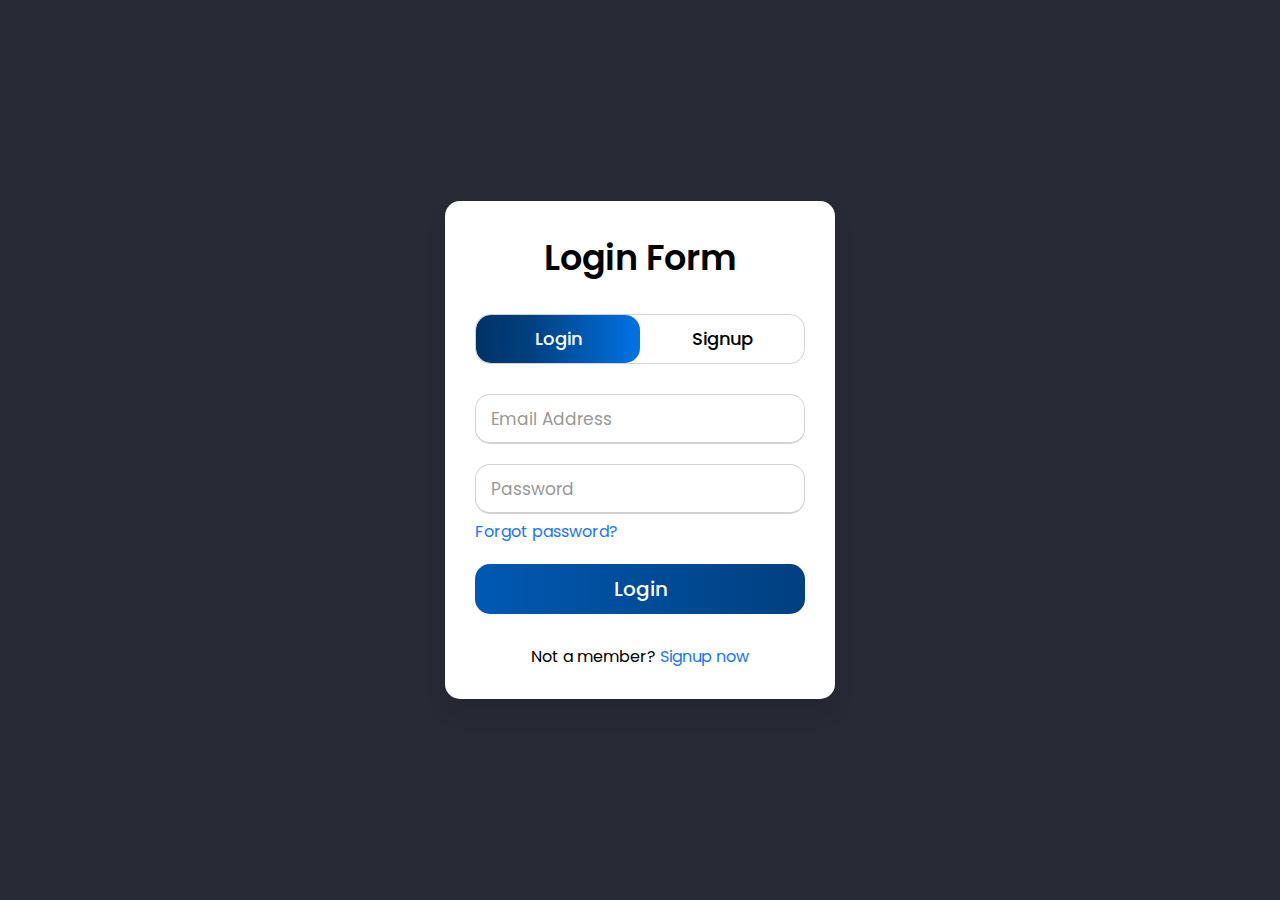
<file: login_form/login.html>
<!DOCTYPE html>
<html lang="en" >
<head>
  <meta charset="UTF-8">
  <title>Login Form</title>
  <link rel="stylesheet" href="login_style.css">

</head>
<body>
<div class="wrapper">
  <div class="title-text">
    <div class="title login">Login Form</div>
    <div class="title signup">Signup Form</div>
  </div>
  <div class="form-container">
    <div class="slide-controls">
      <input type="radio" name="slide" id="login" checked>
      <input type="radio" name="slide" id="signup">
      <label for="login" class="slide login">Login</label>
      <label for="signup" class="slide signup">Signup</label>
      <div class="slider-tab"></div>
    </div>
    <div class="form-inner">
      <form action="../index.html" class="login">
        <div class="field">
          <input type="text" placeholder="Email Address" required>
        </div>
        <div class="field">
          <input type="password" placeholder="Password" required>
        </div>
        <div class="pass-link"><a href="#">Forgot password?</a></div>
        <div class="field btn">
          <div class="btn-layer"></div>
          <input type="submit" value="Login">
        </div>
        <div class="signup-link">Not a member? <a href="#">Signup now</a></div>
      </form>
      <form action="../index.html" class="signup">
        <div class="field">
          <input type="text" placeholder="Email Address" required>
        </div>
        <div class="field">
          <input type="password" placeholder="Password" required>
        </div>
        <div class="field">
          <input type="password" placeholder="Confirm password" required>
        </div>
        <div class="field btn">
          <div class="btn-layer"></div>
          <input type="submit" value="Signup">
        </div>
      </form>
    </div>
  </div>
</div>
  <script  src="login_script.js"></script>

</body>
</html>
</file>
<file: login_form/login_style.css>
@import url("https://fonts.googleapis.com/css?family=Poppins:400,500,600,700&display=swap");
* {
  margin: 0;
  padding: 0;
  box-sizing: border-box;
  font-family: "Poppins", sans-serif;
}
html,
body {
  display: grid;
  height: 100%;
  width: 100%;
  place-items: center;
  background: #282a36;
}
::selection {
  background: #1a75ff;
  color: #fff;
}
.wrapper {
  overflow: hidden;
  max-width: 390px;
  background: #fff;
  padding: 30px;
  border-radius: 15px;
  box-shadow: 0px 15px 20px rgba(0, 0, 0, 0.1);
}
.wrapper .title-text {
  display: flex;
  width: 200%;
}
.wrapper .title {
  width: 50%;
  font-size: 35px;
  font-weight: 600;
  text-align: center;
  transition: all 0.6s cubic-bezier(0.68, -0.55, 0.265, 1.55);
}
.wrapper .slide-controls {
  position: relative;
  display: flex;
  height: 50px;
  width: 100%;
  overflow: hidden;
  margin: 30px 0 10px 0;
  justify-content: space-between;
  border: 1px solid lightgrey;
  border-radius: 15px;
}
.slide-controls .slide {
  height: 100%;
  width: 100%;
  color: #fff;
  font-size: 18px;
  font-weight: 500;
  text-align: center;
  line-height: 48px;
  cursor: pointer;
  z-index: 1;
  transition: all 0.6s ease;
}
.slide-controls label.signup {
  color: #000;
}
.slide-controls .slider-tab {
  position: absolute;
  height: 100%;
  width: 50%;
  left: 0;
  z-index: 0;
  border-radius: 15px;
  background: -webkit-linear-gradient(left, #003366, #004080, #0059b3, #0073e6);
  transition: all 0.6s cubic-bezier(0.68, -0.55, 0.265, 1.55);
}
input[type="radio"] {
  display: none;
}
#signup:checked ~ .slider-tab {
  left: 50%;
}
#signup:checked ~ label.signup {
  color: #fff;
  cursor: default;
  user-select: none;
}
#signup:checked ~ label.login {
  color: #000;
}
#login:checked ~ label.signup {
  color: #000;
}
#login:checked ~ label.login {
  cursor: default;
  user-select: none;
}
.wrapper .form-container {
  width: 100%;
  overflow: hidden;
}
.form-container .form-inner {
  display: flex;
  width: 200%;
}
.form-container .form-inner form {
  width: 50%;
  transition: all 0.6s cubic-bezier(0.68, -0.55, 0.265, 1.55);
}
.form-inner form .field {
  height: 50px;
  width: 100%;
  margin-top: 20px;
}
.form-inner form .field input {
  height: 100%;
  width: 100%;
  outline: none;
  padding-left: 15px;
  border-radius: 15px;
  border: 1px solid lightgrey;
  border-bottom-width: 2px;
  font-size: 17px;
  transition: all 0.3s ease;
}
.form-inner form .field input:focus {
  border-color: #1a75ff;
  /* box-shadow: inset 0 0 3px #fb6aae; */
}
.form-inner form .field input::placeholder {
  color: #999;
  transition: all 0.3s ease;
}
form .field input:focus::placeholder {
  color: #1a75ff;
}
.form-inner form .pass-link {
  margin-top: 5px;
}
.form-inner form .signup-link {
  text-align: center;
  margin-top: 30px;
}
.form-inner form .pass-link a,
.form-inner form .signup-link a {
  color: #1a75ff;
  text-decoration: none;
}
.form-inner form .pass-link a:hover,
.form-inner form .signup-link a:hover {
  text-decoration: underline;
}
form .btn {
  height: 50px;
  width: 100%;
  border-radius: 15px;
  position: relative;
  overflow: hidden;
}
form .btn .btn-layer {
  height: 100%;
  width: 300%;
  position: absolute;
  left: -100%;
  background: -webkit-linear-gradient(
    right,
    #003366,
    #004080,
    #0059b3,
    #0073e6
  );
  border-radius: 15px;
  transition: all 0.4s ease;
}
form .btn:hover .btn-layer {
  left: 0;
}
form .btn input[type="submit"] {
  height: 100%;
  width: 100%;
  z-index: 1;
  position: relative;
  background: none;
  border: none;
  color: #fff;
  padding-left: 0;
  border-radius: 15px;
  font-size: 20px;
  font-weight: 500;
  cursor: pointer;
}
</file>
